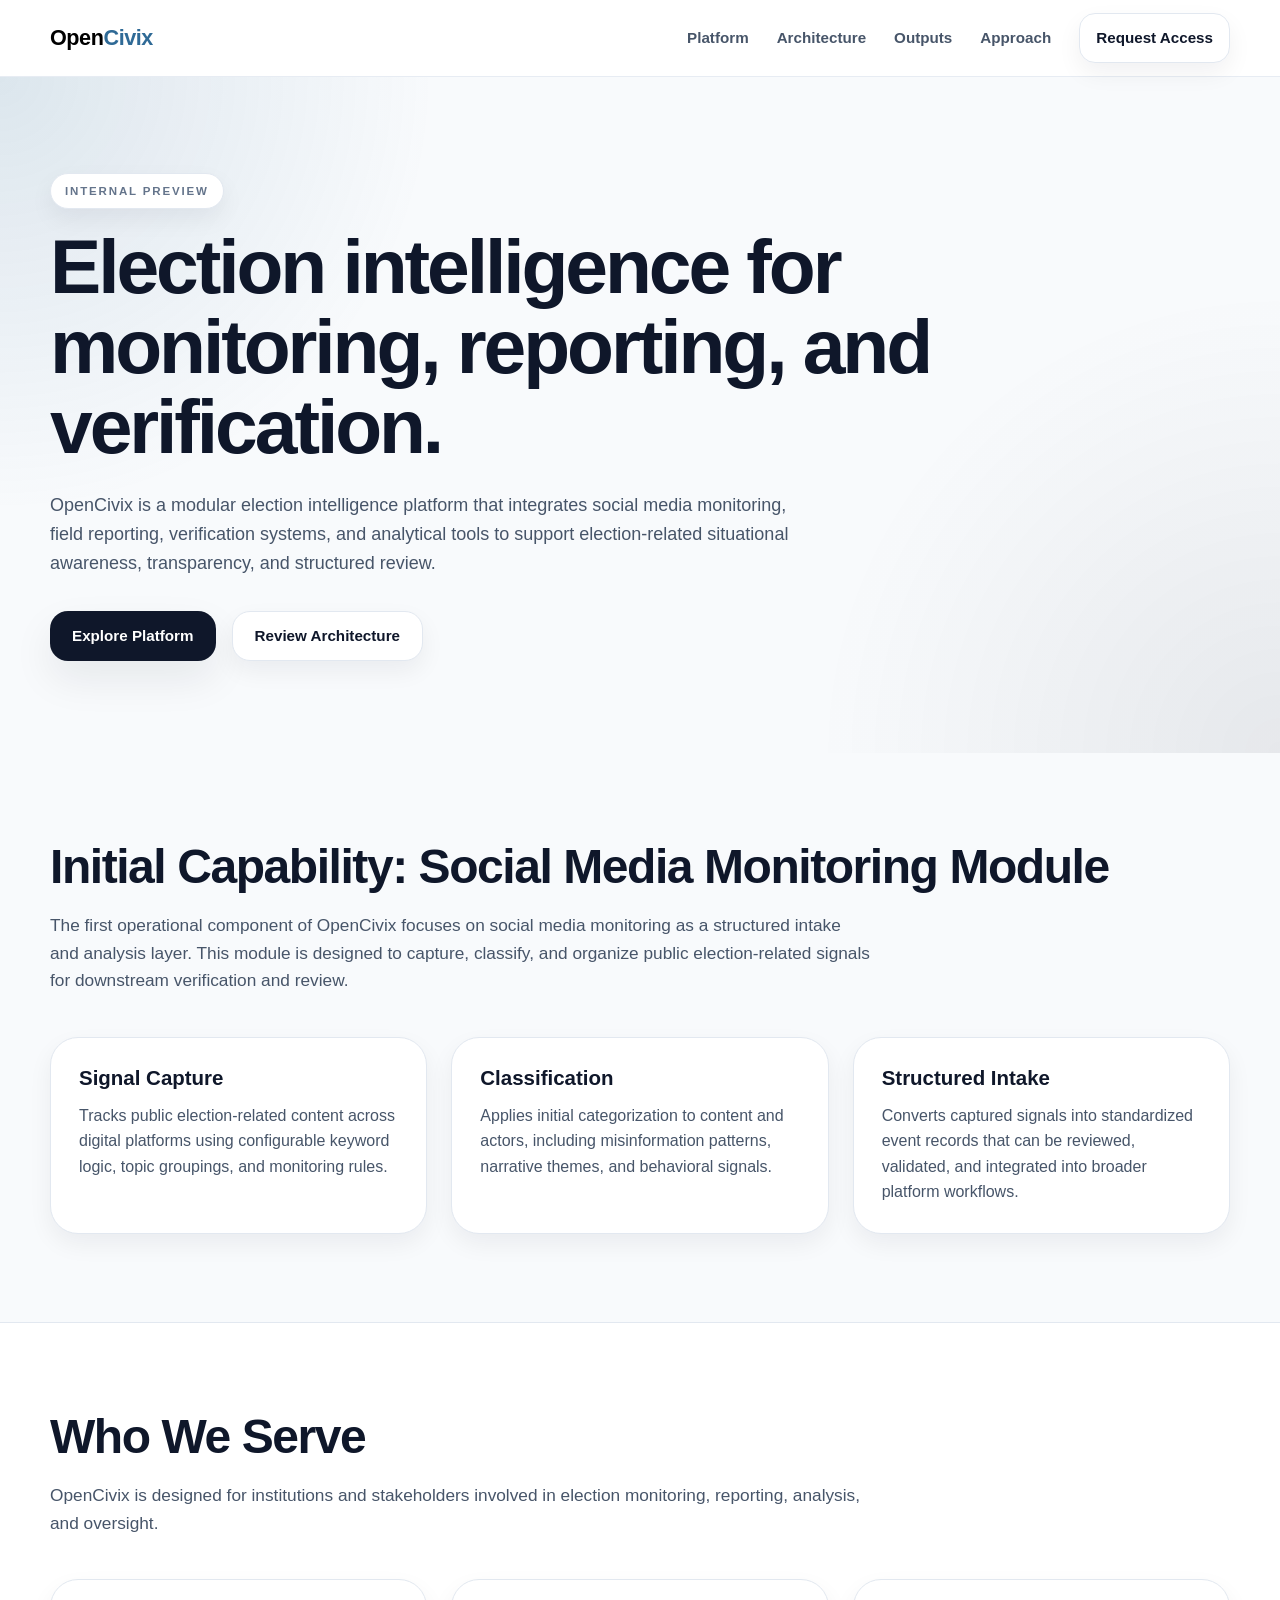
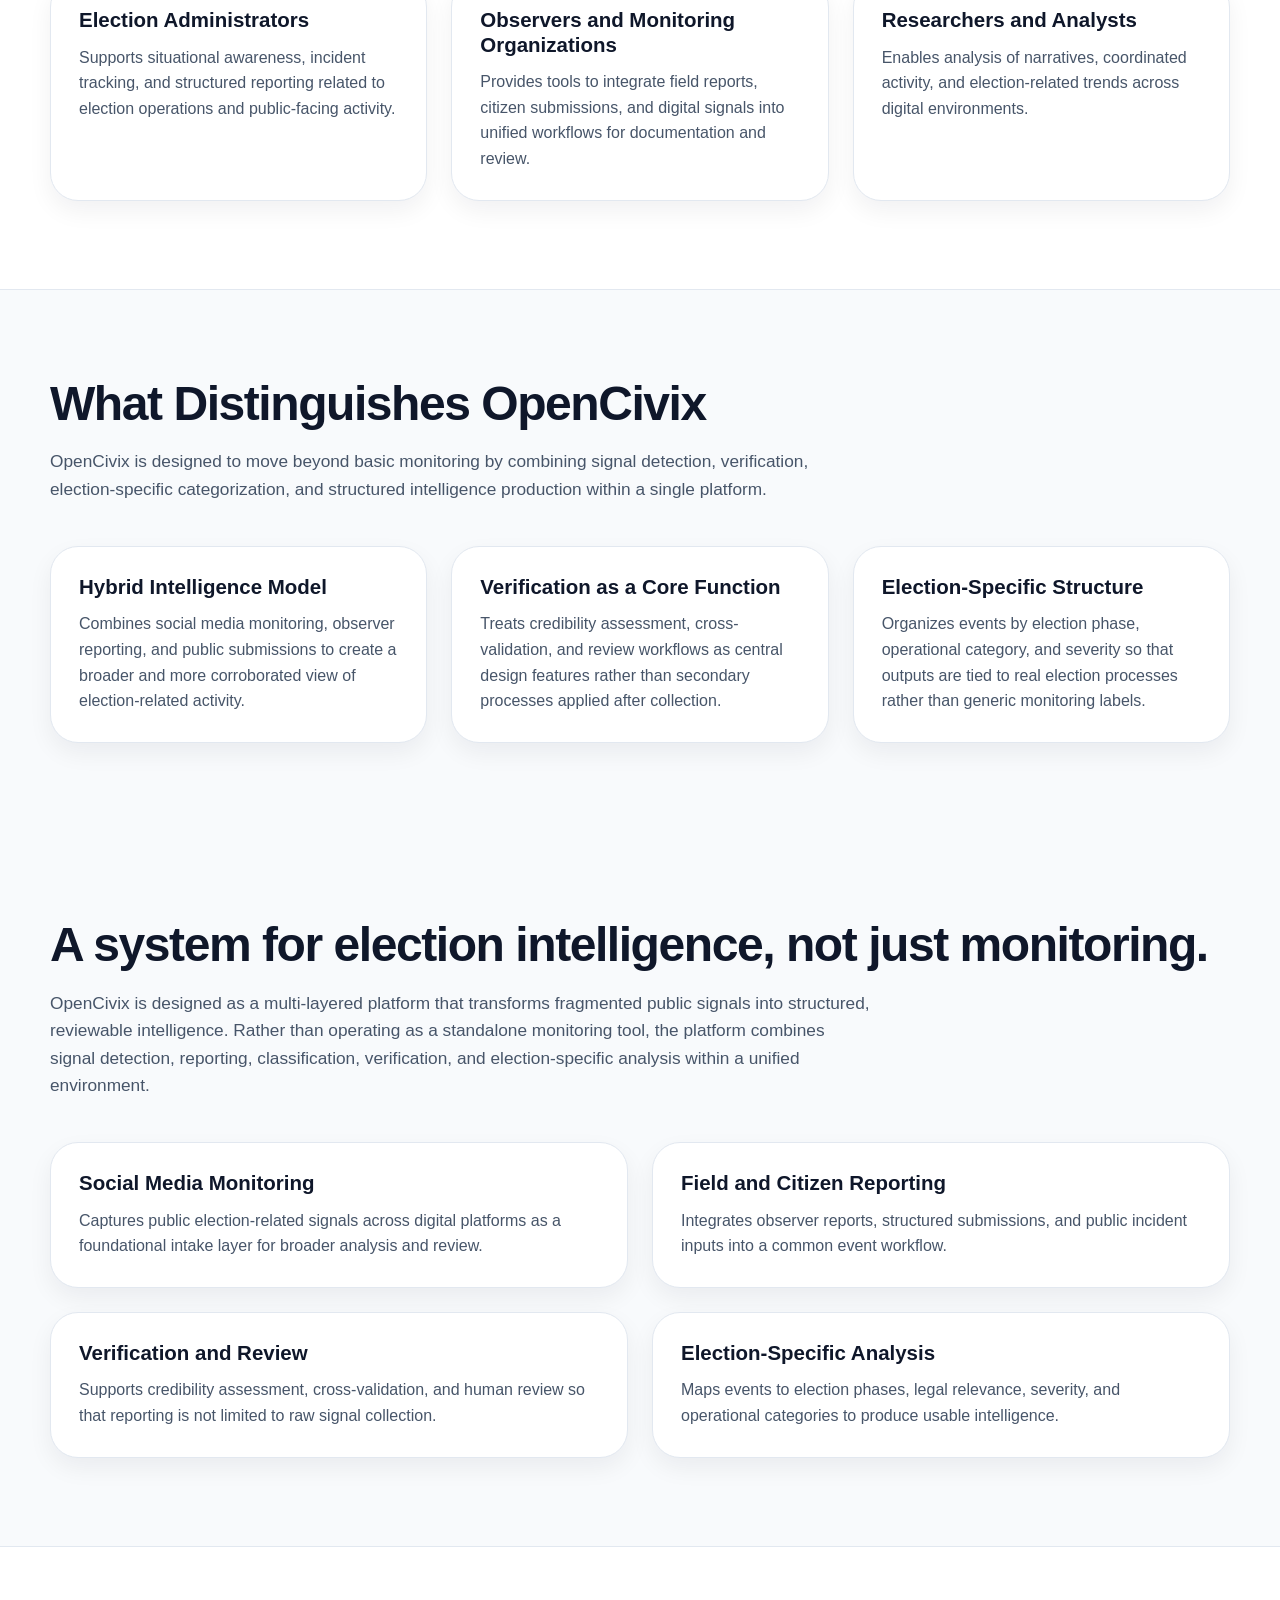
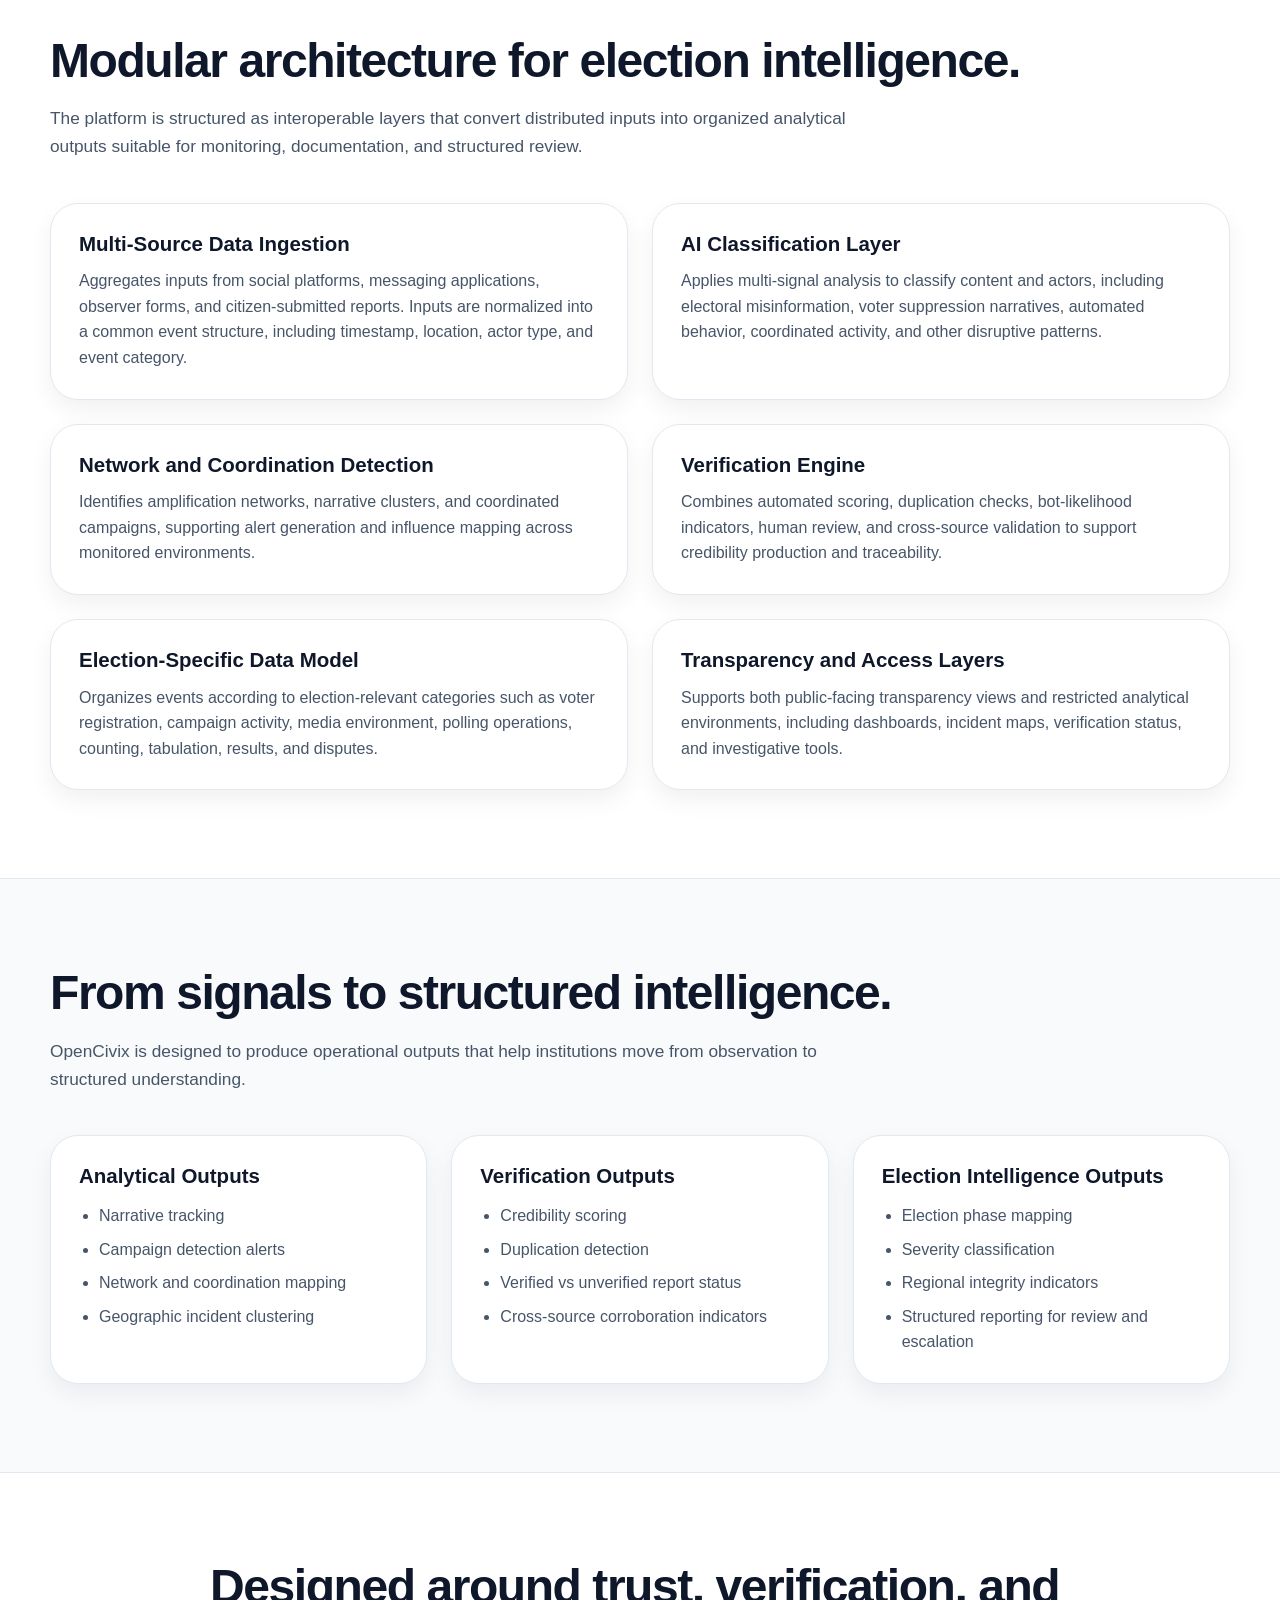
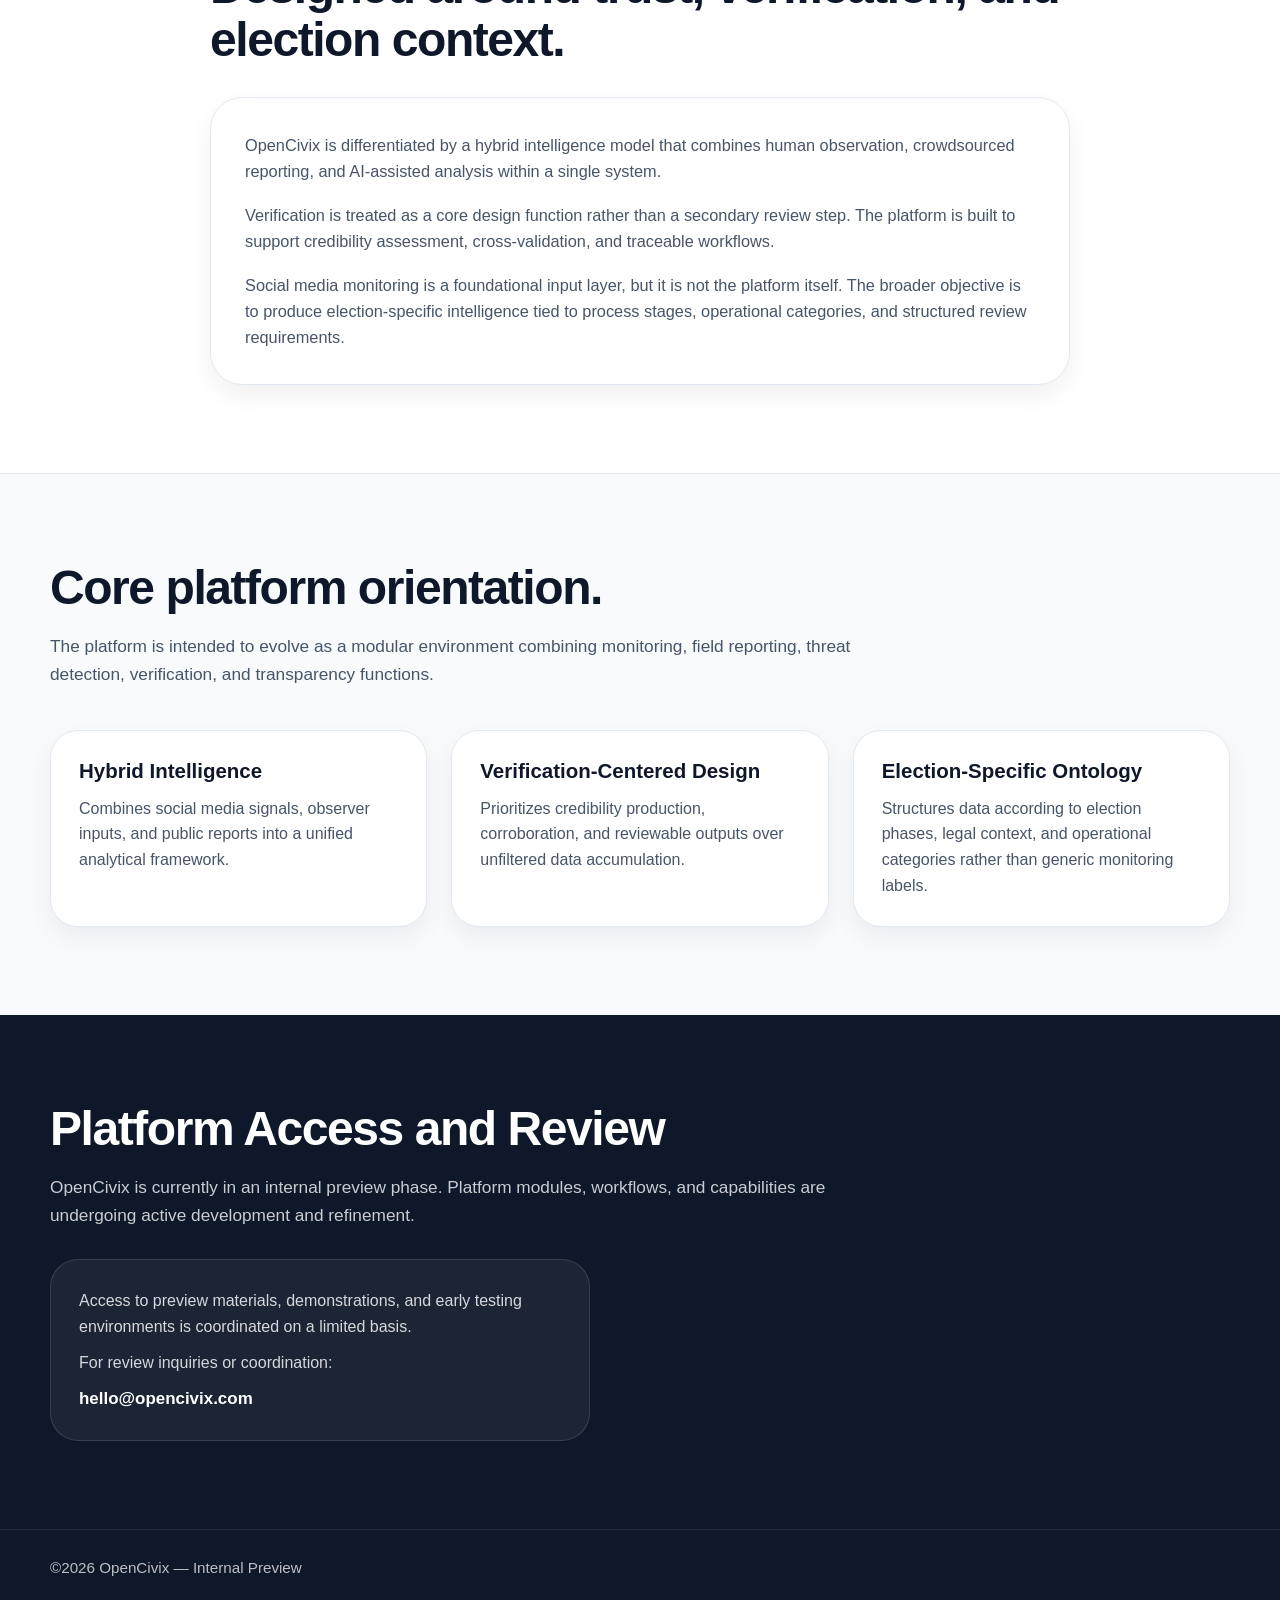
<file: index.html>
<!DOCTYPE html>
<html lang="en">
<head>
  <meta charset="UTF-8" />
  <meta name="viewport" content="width=device-width, initial-scale=1.0" />
  <title>OpenCivix | Election Intelligence Platform</title>
  <link rel="stylesheet" href="styles.css" />
</head>
<body>

  <header class="nav">
    <div class="container nav-inner">
      <div class="logo">
        <span class="logo-open">Open</span><span class="logo-civix">Civix</span>
      </div>
      <nav>
        <a href="#platform">Platform</a>
        <a href="#architecture">Architecture</a>
        <a href="#outputs">Outputs</a>
        <a href="#approach">Approach</a>
        <a href="#contact" class="cta">Request Access</a>
      </nav>
    </div>
  </header>

  <section class="hero">
    <div class="container">
      <div class="badge">Internal Preview</div>
      <h1>
        Election intelligence for monitoring, reporting, and verification.
      </h1>
      <p class="hero-sub">
        OpenCivix is a modular election intelligence platform that integrates social media monitoring,
        field reporting, verification systems, and analytical tools to support election-related
        situational awareness, transparency, and structured review.
      </p>

      <div class="hero-actions">
        <a href="#platform" class="btn primary">Explore Platform</a>
        <a href="#architecture" class="btn secondary">Review Architecture</a>
      </div>
    </div>
  </section>

<section class="section">
  <div class="container">
    <h2>Initial Capability: Social Media Monitoring Module</h2>
    <p class="section-sub">
      The first operational component of OpenCivix focuses on social media monitoring as a structured
      intake and analysis layer. This module is designed to capture, classify, and organize public
      election-related signals for downstream verification and review.
    </p>

    <div class="grid three">
      <div class="card">
        <h3>Signal Capture</h3>
        <p>
          Tracks public election-related content across digital platforms using configurable keyword
          logic, topic groupings, and monitoring rules.
        </p>
      </div>

      <div class="card">
        <h3>Classification</h3>
        <p>
          Applies initial categorization to content and actors, including misinformation patterns,
          narrative themes, and behavioral signals.
        </p>
      </div>

      <div class="card">
        <h3>Structured Intake</h3>
        <p>
          Converts captured signals into standardized event records that can be reviewed,
          validated, and integrated into broader platform workflows.
        </p>
      </div>
    </div>
  </div>
</section>

<section class="section alt">
  <div class="container">
    <h2>Who We Serve</h2>
    <p class="section-sub">
      OpenCivix is designed for institutions and stakeholders involved in election monitoring, reporting,
      analysis, and oversight.
    </p>

    <div class="grid three">
      <div class="card">
        <h3>Election Administrators</h3>
        <p>
          Supports situational awareness, incident tracking, and structured reporting related to
          election operations and public-facing activity.
        </p>
      </div>

      <div class="card">
        <h3>Observers and Monitoring Organizations</h3>
        <p>
          Provides tools to integrate field reports, citizen submissions, and digital signals into
          unified workflows for documentation and review.
        </p>
      </div>

      <div class="card">
        <h3>Researchers and Analysts</h3>
        <p>
          Enables analysis of narratives, coordinated activity, and election-related trends across
          digital environments.
        </p>
      </div>
    </div>
  </div>
</section>

<section class="section">
  <div class="container">
    <h2>What Distinguishes OpenCivix</h2>
    <p class="section-sub">
      OpenCivix is designed to move beyond basic monitoring by combining signal detection,
      verification, election-specific categorization, and structured intelligence production
      within a single platform.
    </p>

    <div class="grid three">
      <div class="card">
        <h3>Hybrid Intelligence Model</h3>
        <p>
          Combines social media monitoring, observer reporting, and public submissions to create
          a broader and more corroborated view of election-related activity.
        </p>
      </div>

      <div class="card">
        <h3>Verification as a Core Function</h3>
        <p>
          Treats credibility assessment, cross-validation, and review workflows as central design
          features rather than secondary processes applied after collection.
        </p>
      </div>

      <div class="card">
        <h3>Election-Specific Structure</h3>
        <p>
          Organizes events by election phase, operational category, and severity so that outputs
          are tied to real election processes rather than generic monitoring labels.
        </p>
      </div>
    </div>
  </div>
</section>
  
  <section id="platform" class="section">
    <div class="container">
      <h2>A system for election intelligence, not just monitoring.</h2>
      <p class="section-sub">
        OpenCivix is designed as a multi-layered platform that transforms fragmented public signals
        into structured, reviewable intelligence. Rather than operating as a standalone monitoring tool,
        the platform combines signal detection, reporting, classification, verification, and
        election-specific analysis within a unified environment.
      </p>

      <div class="grid">
        <div class="card">
          <h3>Social Media Monitoring</h3>
          <p>Captures public election-related signals across digital platforms as a foundational intake layer for broader analysis and review.</p>
        </div>

        <div class="card">
          <h3>Field and Citizen Reporting</h3>
          <p>Integrates observer reports, structured submissions, and public incident inputs into a common event workflow.</p>
        </div>

        <div class="card">
          <h3>Verification and Review</h3>
          <p>Supports credibility assessment, cross-validation, and human review so that reporting is not limited to raw signal collection.</p>
        </div>

        <div class="card">
          <h3>Election-Specific Analysis</h3>
          <p>Maps events to election phases, legal relevance, severity, and operational categories to produce usable intelligence.</p>
        </div>
      </div>
    </div>
  </section>

  <section id="architecture" class="section alt">
    <div class="container">
      <h2>Modular architecture for election intelligence.</h2>
      <p class="section-sub">
        The platform is structured as interoperable layers that convert distributed inputs into
        organized analytical outputs suitable for monitoring, documentation, and structured review.
      </p>

      <div class="grid">
        <div class="card">
          <h3>Multi-Source Data Ingestion</h3>
          <p>
            Aggregates inputs from social platforms, messaging applications, observer forms,
            and citizen-submitted reports. Inputs are normalized into a common event structure,
            including timestamp, location, actor type, and event category.
          </p>
        </div>

        <div class="card">
          <h3>AI Classification Layer</h3>
          <p>
            Applies multi-signal analysis to classify content and actors, including electoral
            misinformation, voter suppression narratives, automated behavior, coordinated activity,
            and other disruptive patterns.
          </p>
        </div>

        <div class="card">
          <h3>Network and Coordination Detection</h3>
          <p>
            Identifies amplification networks, narrative clusters, and coordinated campaigns,
            supporting alert generation and influence mapping across monitored environments.
          </p>
        </div>

        <div class="card">
          <h3>Verification Engine</h3>
          <p>
            Combines automated scoring, duplication checks, bot-likelihood indicators, human review,
            and cross-source validation to support credibility production and traceability.
          </p>
        </div>

        <div class="card">
          <h3>Election-Specific Data Model</h3>
          <p>
            Organizes events according to election-relevant categories such as voter registration,
            campaign activity, media environment, polling operations, counting, tabulation,
            results, and disputes.
          </p>
        </div>

        <div class="card">
          <h3>Transparency and Access Layers</h3>
          <p>
            Supports both public-facing transparency views and restricted analytical environments,
            including dashboards, incident maps, verification status, and investigative tools.
          </p>
        </div>
      </div>
    </div>
  </section>

  <section id="outputs" class="section">
    <div class="container">
      <h2>From signals to structured intelligence.</h2>
      <p class="section-sub">
        OpenCivix is designed to produce operational outputs that help institutions move from
        observation to structured understanding.
      </p>

      <div class="grid three">
        <div class="card">
          <h3>Analytical Outputs</h3>
          <ul>
            <li>Narrative tracking</li>
            <li>Campaign detection alerts</li>
            <li>Network and coordination mapping</li>
            <li>Geographic incident clustering</li>
          </ul>
        </div>

        <div class="card">
          <h3>Verification Outputs</h3>
          <ul>
            <li>Credibility scoring</li>
            <li>Duplication detection</li>
            <li>Verified vs unverified report status</li>
            <li>Cross-source corroboration indicators</li>
          </ul>
        </div>

        <div class="card">
          <h3>Election Intelligence Outputs</h3>
          <ul>
            <li>Election phase mapping</li>
            <li>Severity classification</li>
            <li>Regional integrity indicators</li>
            <li>Structured reporting for review and escalation</li>
          </ul>
        </div>
      </div>
    </div>
  </section>

  <section id="approach" class="section alt">
    <div class="container narrow">
      <h2>Designed around trust, verification, and election context.</h2>
      <div class="trust-box">
        <p>
          OpenCivix is differentiated by a hybrid intelligence model that combines human observation,
          crowdsourced reporting, and AI-assisted analysis within a single system.
        </p>
        <p>
          Verification is treated as a core design function rather than a secondary review step.
          The platform is built to support credibility assessment, cross-validation, and traceable workflows.
        </p>
        <p>
          Social media monitoring is a foundational input layer, but it is not the platform itself.
          The broader objective is to produce election-specific intelligence tied to process stages,
          operational categories, and structured review requirements.
        </p>
      </div>
    </div>
  </section>

  <section class="section">
    <div class="container">
      <h2>Core platform orientation.</h2>
      <p class="section-sub">
        The platform is intended to evolve as a modular environment combining monitoring,
        field reporting, threat detection, verification, and transparency functions.
      </p>

      <div class="grid three">
        <div class="card">
          <h3>Hybrid Intelligence</h3>
          <p>Combines social media signals, observer inputs, and public reports into a unified analytical framework.</p>
        </div>

        <div class="card">
          <h3>Verification-Centered Design</h3>
          <p>Prioritizes credibility production, corroboration, and reviewable outputs over unfiltered data accumulation.</p>
        </div>

        <div class="card">
          <h3>Election-Specific Ontology</h3>
          <p>Structures data according to election phases, legal context, and operational categories rather than generic monitoring labels.</p>
        </div>
      </div>
    </div>
  </section>

  <section id="contact" class="section contact">
  <div class="container">
    <h2>Platform Access and Review</h2>
    <p class="section-sub">
      OpenCivix is currently in an internal preview phase. Platform modules, workflows, and
      capabilities are undergoing active development and refinement.
    </p>

    <div class="contact-box">
      <p>
        Access to preview materials, demonstrations, and early testing environments is coordinated
        on a limited basis.
      </p>
      <p>
        For review inquiries or coordination:
      </p>
      <a href="mailto:opencivix@pm.me">hello@opencivix.com</a>
    </div>
  </div>
</section>

  <footer class="footer">
    <div class="container">
      <p>©2026 OpenCivix — Internal Preview</p>
    </div>
  </footer>

</body>
</html>
</file>
<file: styles.css>
:root {
  --bg: #f8fafc;
  --surface: #ffffff;
  --surface-alt: #f1f5f9;
  --text: #0f172a;
  --muted: #475569;
  --muted-light: #64748b;
  --border: #e2e8f0;
  --brand: #2f6a96;
  --brand-dark: #214d6e;
  --shadow-sm: 0 10px 25px rgba(15, 23, 42, 0.06);
  --shadow-md: 0 18px 40px rgba(15, 23, 42, 0.08);
  --radius-lg: 20px;
  --radius-xl: 28px;
  --max-width: 1180px;
}

* {
  box-sizing: border-box;
}

html {
  scroll-behavior: smooth;
}

body {
  margin: 0;
  font-family: -apple-system, BlinkMacSystemFont, "Segoe UI", Roboto, Arial, sans-serif;
  background: var(--bg);
  color: var(--text);
  line-height: 1.6;
}

a {
  color: inherit;
  text-decoration: none;
}

.container {
  width: min(var(--max-width), calc(100% - 48px));
  margin: 0 auto;
}

.nav {
  position: sticky;
  top: 0;
  z-index: 1000;
  background: rgba(255, 255, 255, 0.9);
  backdrop-filter: blur(10px);
  border-bottom: 1px solid rgba(226, 232, 240, 0.8);
}

.nav-inner {
  min-height: 76px;
  display: flex;
  align-items: center;
  justify-content: space-between;
  gap: 24px;
}

.logo {
  font-size: 1.35rem;
  font-weight: 700;
  letter-spacing: -0.02em;
  white-space: nowrap;
}

.logo-open {
  color: #000000;
}

.logo-civix {
  color: var(--brand);
}

.nav nav {
  display: flex;
  align-items: center;
  gap: 28px;
  flex-wrap: wrap;
}

.nav nav a {
  font-size: 0.95rem;
  font-weight: 600;
  color: var(--muted);
  transition: color 0.2s ease, transform 0.2s ease;
}

.nav nav a:hover {
  color: var(--text);
  transform: translateY(-1px);
}

.nav nav a.cta {
  color: var(--text);
  background: var(--surface);
  border: 1px solid var(--border);
  padding: 12px 16px;
  border-radius: 16px;
  box-shadow: var(--shadow-sm);
}

.hero {
  position: relative;
  overflow: hidden;
  padding: 96px 0 92px;
  background:
    radial-gradient(circle at top left, rgba(47, 106, 150, 0.14), transparent 30%),
    radial-gradient(circle at bottom right, rgba(15, 23, 42, 0.08), transparent 32%),
    var(--bg);
}

.badge {
  display: inline-block;
  margin-bottom: 18px;
  padding: 8px 14px;
  border: 1px solid var(--border);
  border-radius: 999px;
  background: var(--surface);
  color: var(--muted-light);
  font-size: 0.72rem;
  font-weight: 700;
  text-transform: uppercase;
  letter-spacing: 0.16em;
  box-shadow: var(--shadow-sm);
}

.hero h1 {
  margin: 0;
  max-width: 900px;
  font-size: clamp(2.5rem, 6vw, 4.8rem);
  line-height: 1.04;
  letter-spacing: -0.04em;
}

.hero-sub {
  margin: 24px 0 0;
  max-width: 760px;
  font-size: 1.125rem;
  color: var(--muted);
}

.hero-actions {
  display: flex;
  gap: 16px;
  flex-wrap: wrap;
  margin-top: 34px;
}

.btn {
  display: inline-flex;
  align-items: center;
  justify-content: center;
  min-height: 50px;
  padding: 0 22px;
  border-radius: 18px;
  font-size: 0.95rem;
  font-weight: 700;
  transition: transform 0.2s ease, box-shadow 0.2s ease, background 0.2s ease;
}

.btn:hover {
  transform: translateY(-1px);
}

.btn.primary {
  background: var(--text);
  color: #ffffff;
  box-shadow: var(--shadow-md);
}

.btn.secondary {
  background: var(--surface);
  color: var(--text);
  border: 1px solid var(--border);
  box-shadow: var(--shadow-sm);
}

.section {
  padding: 88px 0;
}

.section.alt {
  background: var(--surface);
  border-top: 1px solid var(--border);
  border-bottom: 1px solid var(--border);
}

.section h2 {
  margin: 0;
  font-size: clamp(2rem, 4vw, 3rem);
  line-height: 1.1;
  letter-spacing: -0.03em;
}

.section-sub {
  max-width: 820px;
  margin: 18px 0 0;
  font-size: 1.08rem;
  color: var(--muted);
}

.grid {
  display: grid;
  grid-template-columns: repeat(2, minmax(0, 1fr));
  gap: 24px;
  margin-top: 42px;
}

.grid.three {
  grid-template-columns: repeat(3, minmax(0, 1fr));
}

.card {
  background: var(--surface);
  border: 1px solid var(--border);
  border-radius: var(--radius-xl);
  padding: 28px;
  box-shadow: var(--shadow-sm);
  transition: transform 0.2s ease, box-shadow 0.2s ease;
}

.card:hover {
  transform: translateY(-3px);
  box-shadow: var(--shadow-md);
}

.card h3 {
  margin: 0 0 12px;
  font-size: 1.28rem;
  line-height: 1.2;
}

.card p {
  margin: 0;
  color: var(--muted);
}

.card ul {
  margin: 14px 0 0;
  padding-left: 20px;
  color: var(--muted);
}

.card li + li {
  margin-top: 8px;
}

.narrow {
  max-width: 860px;
}

.trust-box {
  margin-top: 30px;
  padding: 34px;
  background: var(--surface);
  border: 1px solid var(--border);
  border-radius: 32px;
  box-shadow: var(--shadow-sm);
}

.trust-box p {
  margin: 0;
  font-size: 1.02rem;
  color: var(--muted);
}

.trust-box p + p {
  margin-top: 18px;
}

.contact {
  background: var(--text);
  color: #ffffff;
}

.contact .section-sub {
  color: rgba(255, 255, 255, 0.78);
}

.contact-box {
  margin-top: 30px;
  padding: 28px;
  background: rgba(255, 255, 255, 0.06);
  border: 1px solid rgba(255, 255, 255, 0.12);
  border-radius: 28px;
  max-width: 540px;
}

.contact-box p {
  margin: 0 0 10px;
  color: rgba(255, 255, 255, 0.82);
}

.contact-box a {
  font-size: 1.06rem;
  font-weight: 700;
  color: #ffffff;
}

.footer {
  padding: 26px 0 34px;
  background: var(--text);
  color: rgba(255, 255, 255, 0.72);
  border-top: 1px solid rgba(255, 255, 255, 0.08);
}

.footer p {
  margin: 0;
  font-size: 0.95rem;
}

@media (max-width: 980px) {
  .grid,
  .grid.three {
    grid-template-columns: 1fr;
  }

  .nav-inner {
    align-items: flex-start;
    flex-direction: column;
    padding: 16px 0;
  }

  .nav nav {
    gap: 18px;
  }

  .hero {
    padding: 72px 0 70px;
  }

  .section {
    padding: 72px 0;
  }
}

@media (max-width: 640px) {
  .container {
    width: min(var(--max-width), calc(100% - 32px));
  }

  .hero h1 {
    font-size: 2.35rem;
  }

  .hero-sub,
  .section-sub {
    font-size: 1rem;
  }

  .card,
  .trust-box,
  .contact-box {
    padding: 22px;
  }

  .nav nav {
    flex-direction: column;
    align-items: flex-start;
  }
}
</file>
